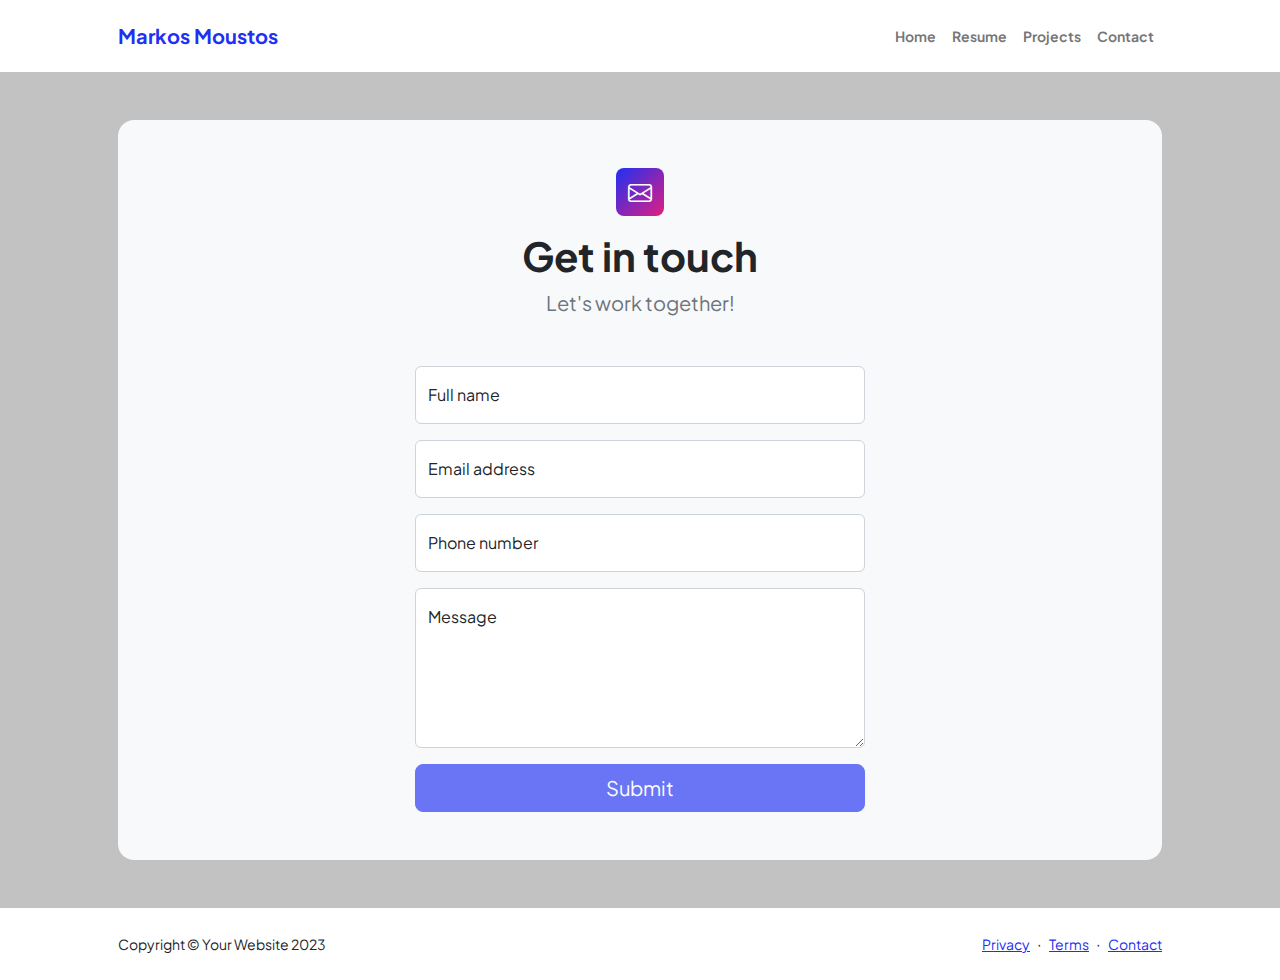
<file: contact.html>
<!DOCTYPE html>
<html lang="en">
    <head>
        <meta charset="utf-8" />
        <meta name="viewport" content="width=device-width, initial-scale=1, shrink-to-fit=no" />
        <meta name="description" content />
        <meta name="author" content />
        <title>Modern Business - Start Bootstrap Template</title>
        <!-- Favicon-->
        <link rel="icon" type="image/x-icon" href="assets/favicon.ico" />
        <!-- Custom Google font-->
        <link rel="preconnect" href="https://fonts.googleapis.com" />
        <link rel="preconnect" href="https://fonts.gstatic.com" crossorigin />
        <link href="https://fonts.googleapis.com/css2?family=Plus+Jakarta+Sans:wght@100;200;300;400;500;600;700;800;900&amp;display=swap" rel="stylesheet" />
        <!-- Bootstrap icons-->
        <link href="https://cdn.jsdelivr.net/npm/bootstrap-icons@1.8.1/font/bootstrap-icons.css" rel="stylesheet" />
        <!-- Core theme CSS (includes Bootstrap)-->
        <link href="css/styles.css" rel="stylesheet" />
    </head>
    <body class="d-flex flex-column">
        <main class="flex-shrink-0">
            <!-- Navigation-->
            <nav class="navbar navbar-expand-lg navbar-light bg-white py-3">
                <div class="container px-5">
                    <a class="navbar-brand" href="index.html"><span class="fw-bolder text-primary">Markos Moustos</span></a>
                    <button class="navbar-toggler" type="button" data-bs-toggle="collapse" data-bs-target="#navbarSupportedContent" aria-controls="navbarSupportedContent" aria-expanded="false" aria-label="Toggle navigation"><span class="navbar-toggler-icon"></span></button>
                    <div class="collapse navbar-collapse" id="navbarSupportedContent">
                        <ul class="navbar-nav ms-auto mb-2 mb-lg-0 small fw-bolder">
                            <li class="nav-item"><a class="nav-link" href="index.html">Home</a></li>
                            <li class="nav-item"><a class="nav-link" href="resume.html">Resume</a></li>
                            <li class="nav-item"><a class="nav-link" href="projects.html">Projects</a></li>
                            <li class="nav-item"><a class="nav-link" href="contact.html">Contact</a></li>
                        </ul>
                    </div>
                </div>
            </nav>
            <!-- Page content-->
            <section class="py-5">
                <div class="container px-5">
                    <!-- Contact form-->
                    <div class="bg-light rounded-4 py-5 px-4 px-md-5">
                        <div class="text-center mb-5">
                            <div class="feature bg-primary bg-gradient-primary-to-secondary text-white rounded-3 mb-3"><i class="bi bi-envelope"></i></div>
                            <h1 class="fw-bolder">Get in touch</h1>
                            <p class="lead fw-normal text-muted mb-0">Let's work together!</p>
                        </div>
                        <div class="row gx-5 justify-content-center">
                            <div class="col-lg-8 col-xl-6">
                                <!-- * * * * * * * * * * * * * * *-->
                                <!-- * * SB Forms Contact Form * *-->
                                <!-- * * * * * * * * * * * * * * *-->
                                <!-- This form is pre-integrated with SB Forms.-->
                                <!-- To make this form functional, sign up at-->
                                <!-- https://startbootstrap.com/solution/contact-forms-->
                                <!-- to get an API token!-->
                                <form id="contactForm" data-sb-form-api-token="API_TOKEN">
                                    <!-- Name input-->
                                    <div class="form-floating mb-3">
                                        <input class="form-control" id="name" type="text" placeholder="Enter your name..." data-sb-validations="required" />
                                        <label for="name">Full name</label>
                                        <div class="invalid-feedback" data-sb-feedback="name:required">A name is required.</div>
                                    </div>
                                    <!-- Email address input-->
                                    <div class="form-floating mb-3">
                                        <input class="form-control" id="email" type="email" placeholder="name@example.com" data-sb-validations="required,email" />
                                        <label for="email">Email address</label>
                                        <div class="invalid-feedback" data-sb-feedback="email:required">An email is required.</div>
                                        <div class="invalid-feedback" data-sb-feedback="email:email">Email is not valid.</div>
                                    </div>
                                    <!-- Phone number input-->
                                    <div class="form-floating mb-3">
                                        <input class="form-control" id="phone" type="tel" placeholder="(123) 456-7890" data-sb-validations="required" />
                                        <label for="phone">Phone number</label>
                                        <div class="invalid-feedback" data-sb-feedback="phone:required">A phone number is required.</div>
                                    </div>
                                    <!-- Message input-->
                                    <div class="form-floating mb-3">
                                        <textarea class="form-control" id="message" type="text" placeholder="Enter your message here..." style="height: 10rem" data-sb-validations="required"></textarea>
                                        <label for="message">Message</label>
                                        <div class="invalid-feedback" data-sb-feedback="message:required">A message is required.</div>
                                    </div>
                                    <!-- Submit success message-->
                                    <!---->
                                    <!-- This is what your users will see when the form-->
                                    <!-- has successfully submitted-->
                                    <div class="d-none" id="submitSuccessMessage">
                                        <div class="text-center mb-3">
                                            <div class="fw-bolder">Form submission successful!</div>
                                            To activate this form, sign up at
                                            <br />
                                            <a href="https://startbootstrap.com/solution/contact-forms">https://startbootstrap.com/solution/contact-forms</a>
                                        </div>
                                    </div>
                                    <!-- Submit error message-->
                                    <!---->
                                    <!-- This is what your users will see when there is-->
                                    <!-- an error submitting the form-->
                                    <div class="d-none" id="submitErrorMessage"><div class="text-center text-danger mb-3">Error sending message!</div></div>
                                    <!-- Submit Button-->
                                    <div class="d-grid"><button class="btn btn-primary btn-lg disabled" id="submitButton" type="submit">Submit</button></div>
                                </form>
                            </div>
                        </div>
                    </div>
                </div>
            </section>
        </main>
        <!-- Footer-->
        <footer class="bg-white py-4 mt-auto">
            <div class="container px-5">
                <div class="row align-items-center justify-content-between flex-column flex-sm-row">
                    <div class="col-auto"><div class="small m-0">Copyright &copy; Your Website 2023</div></div>
                    <div class="col-auto">
                        <a class="small" href="#!">Privacy</a>
                        <span class="mx-1">&middot;</span>
                        <a class="small" href="#!">Terms</a>
                        <span class="mx-1">&middot;</span>
                        <a class="small" href="#!">Contact</a>
                    </div>
                </div>
            </div>
        </footer>
        <!-- Bootstrap core JS-->
        <script src="https://cdn.jsdelivr.net/npm/bootstrap@5.2.3/dist/js/bootstrap.bundle.min.js"></script>
        <!-- Core theme JS-->
        <script src="js/scripts.js"></script>
        <!-- * * * * * * * * * * * * * * * * * * * * * * * * * * * * * * * * * * * * * * * *-->
        <!-- * *                               SB Forms JS                               * *-->
        <!-- * * Activate your form at https://startbootstrap.com/solution/contact-forms * *-->
        <!-- * * * * * * * * * * * * * * * * * * * * * * * * * * * * * * * * * * * * * * * *-->
        <script src="https://cdn.startbootstrap.com/sb-forms-latest.js"></script>
    </body>
</html>
</file>
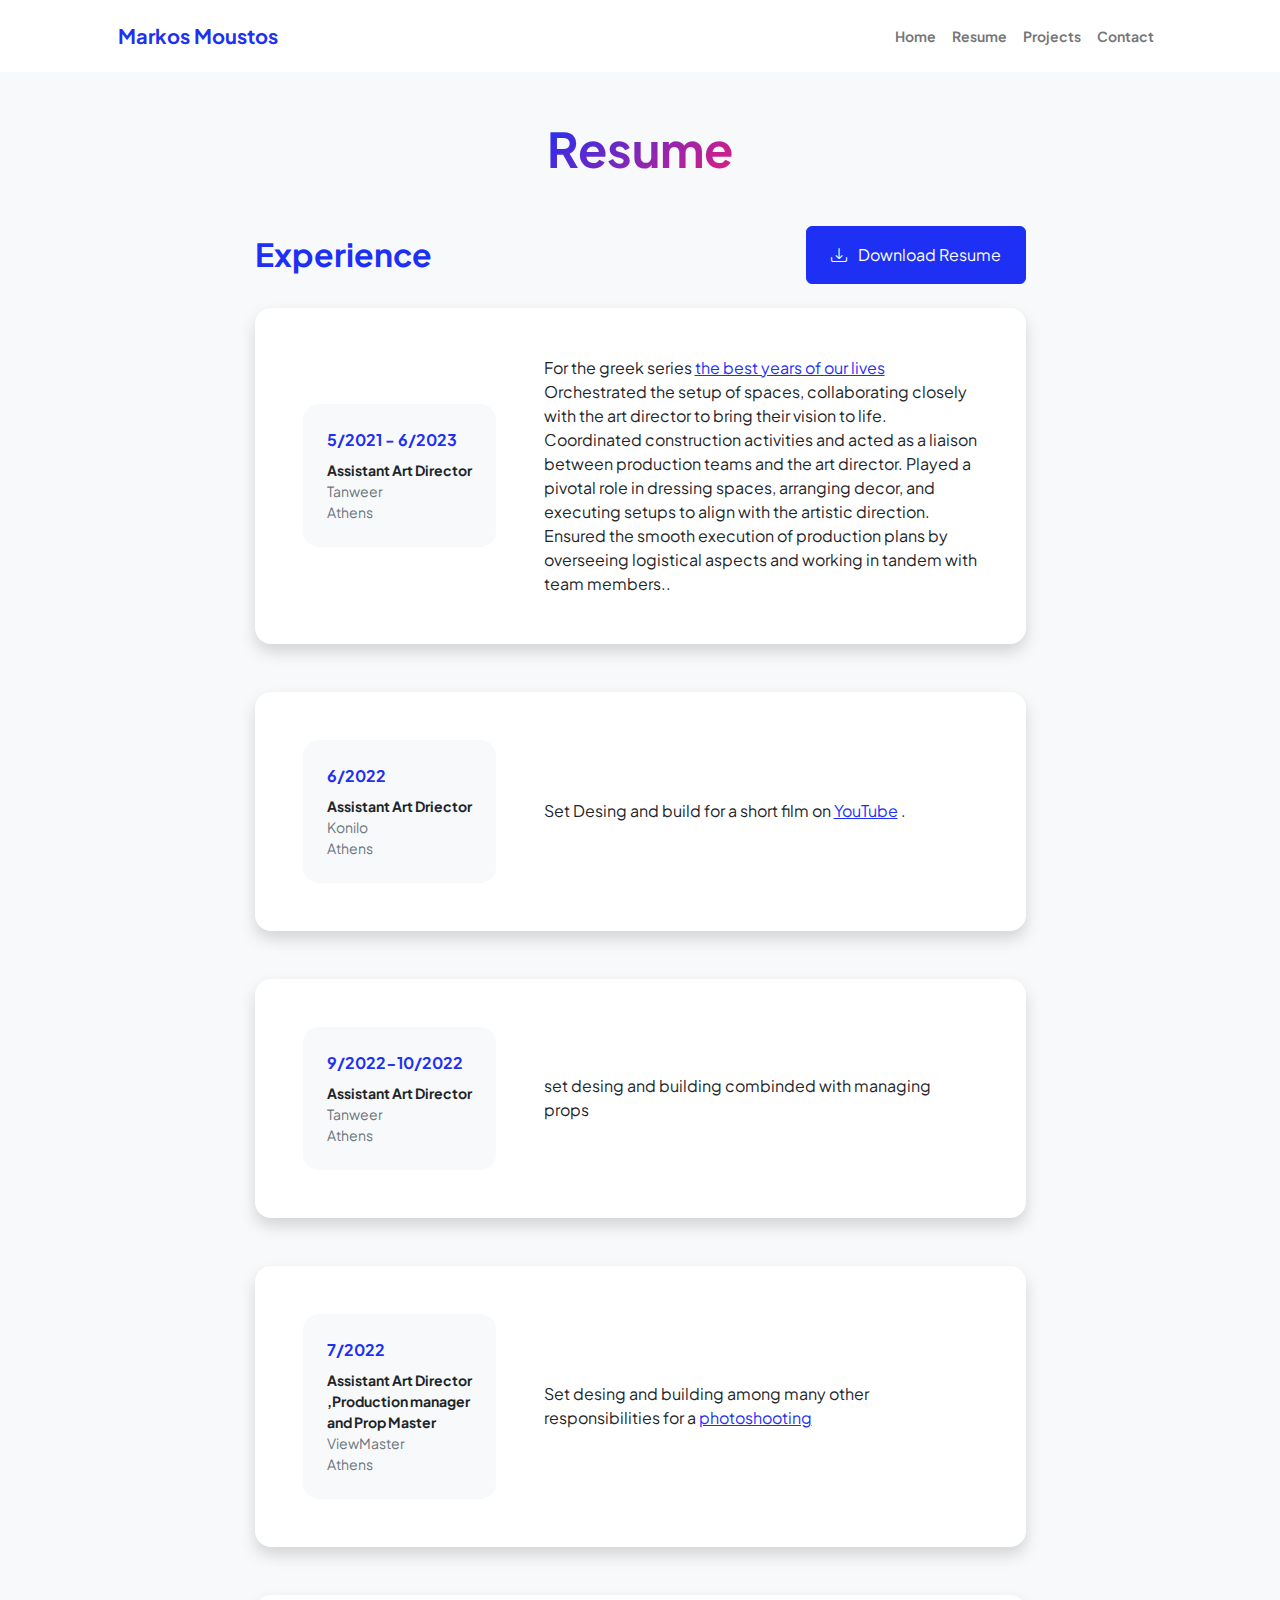
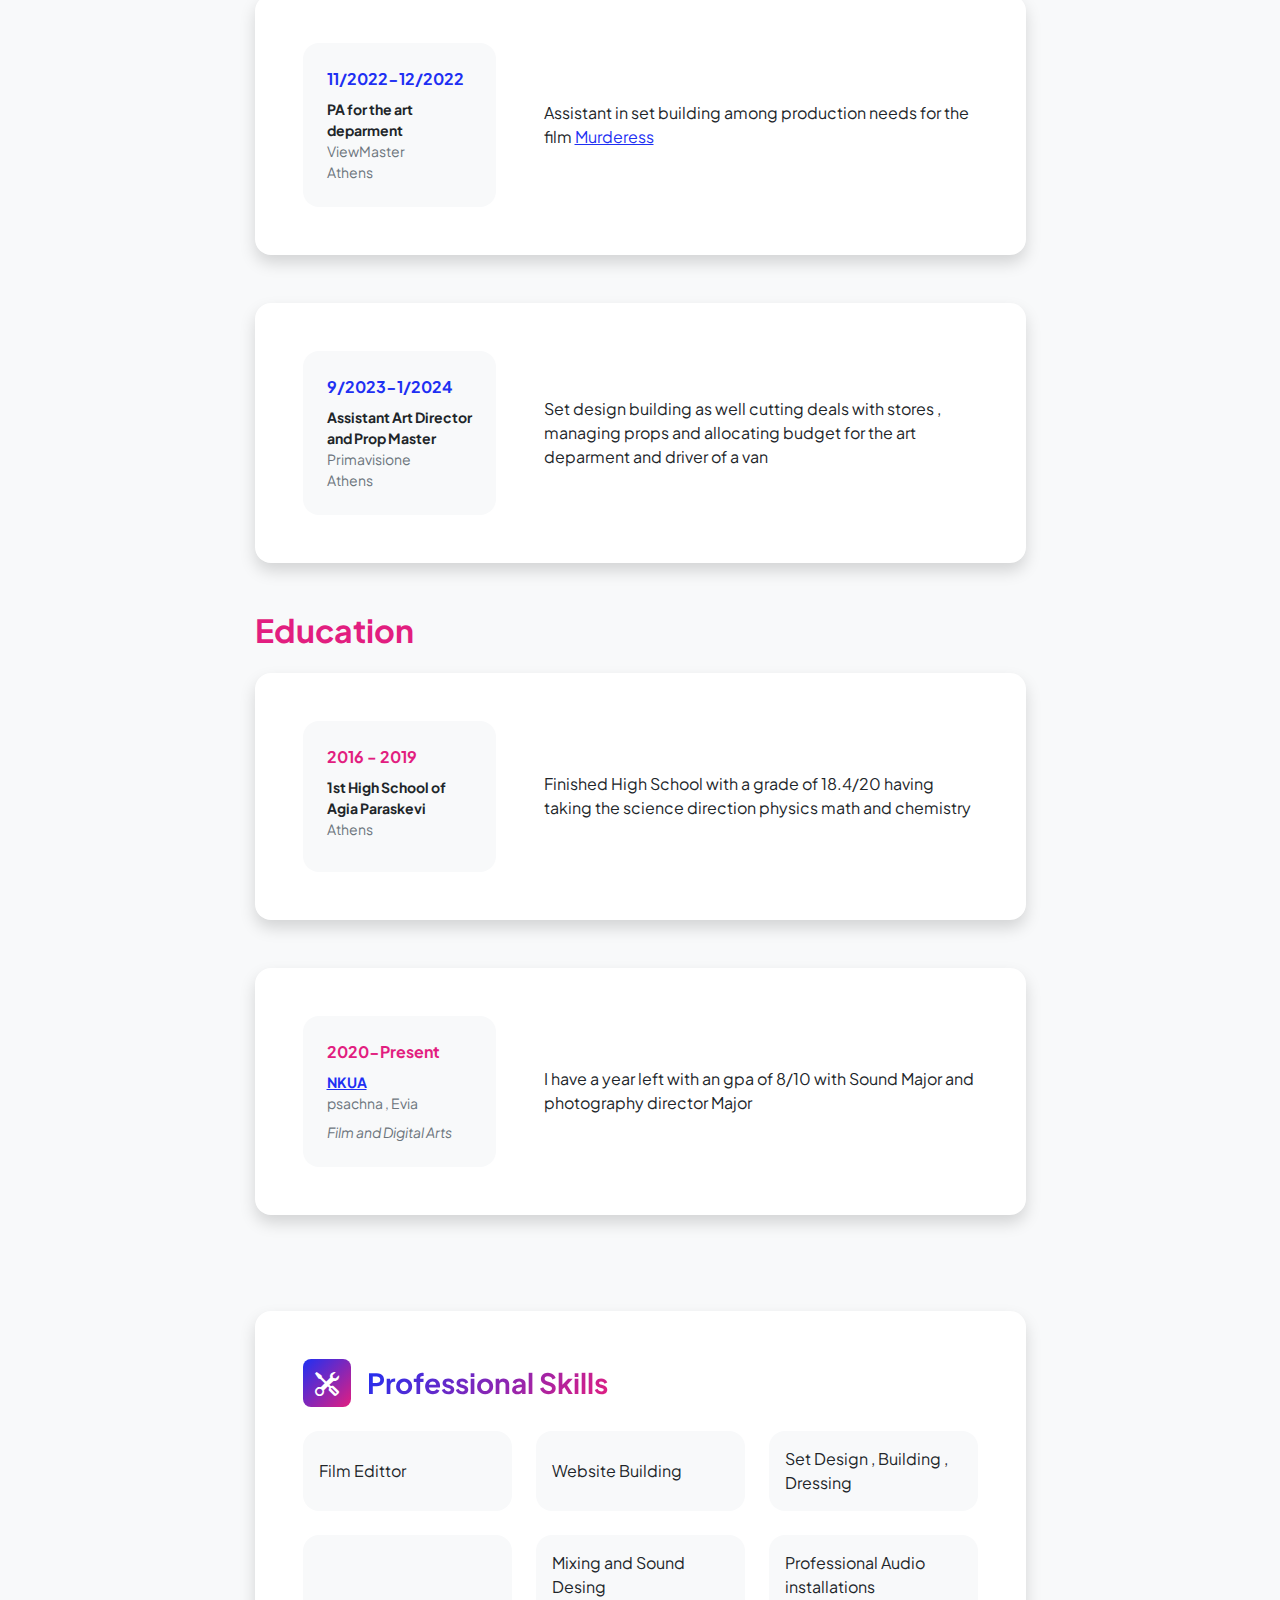
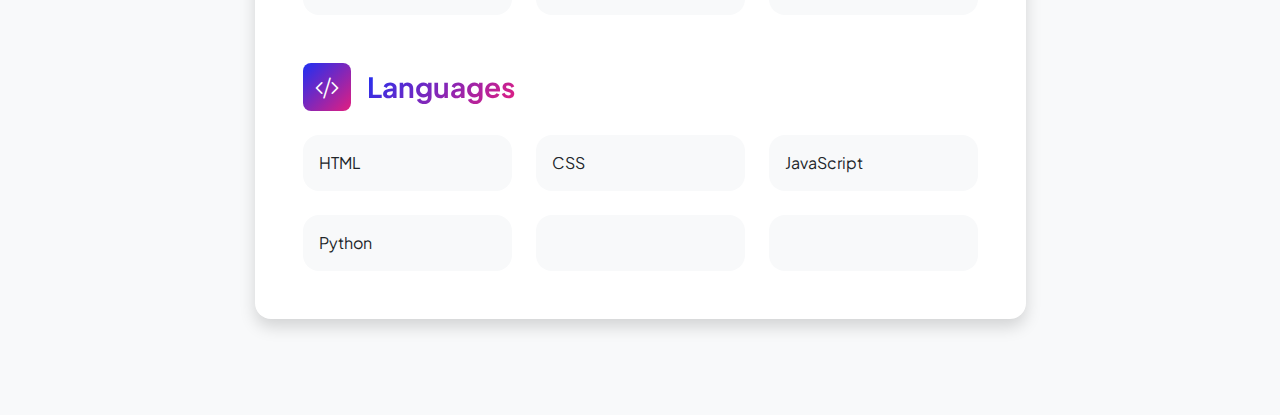
<file: resume.html>
<!DOCTYPE html>
<html lang="en">
    <head>
        <meta charset="utf-8" />
        <meta name="viewport" content="width=device-width, initial-scale=1, shrink-to-fit=no" />
        <meta name="description" content="" />
        <meta name="author" content="" />
        <title>Personal - Start Bootstrap Template</title>
        <!-- Favicon-->
        <link rel="icon" type="image/x-icon" href="assets/favicon.ico" />
        <!-- Custom Google font-->
        <link rel="preconnect" href="https://fonts.googleapis.com" />
        <link rel="preconnect" href="https://fonts.gstatic.com" crossorigin />
        <link href="https://fonts.googleapis.com/css2?family=Plus+Jakarta+Sans:wght@100;200;300;400;500;600;700;800;900&amp;display=swap" rel="stylesheet" />
        <!-- Bootstrap icons-->
        <link href="https://cdn.jsdelivr.net/npm/bootstrap-icons@1.8.1/font/bootstrap-icons.css" rel="stylesheet" />
        <!-- Core theme CSS (includes Bootstrap)-->
        <link href="css/styles.css" rel="stylesheet" />
    </head>
    <body class="d-flex flex-column h-100 bg-light">
        <main class="flex-shrink-0">
            <!-- Navigation-->
            <nav class="navbar navbar-expand-lg navbar-light bg-white py-3">
                <div class="container px-5">
                    <a class="navbar-brand" href="index.html"><span class="fw-bolder text-primary">Markos Moustos </span></a>
                    <button class="navbar-toggler" type="button" data-bs-toggle="collapse" data-bs-target="#navbarSupportedContent" aria-controls="navbarSupportedContent" aria-expanded="false" aria-label="Toggle navigation"><span class="navbar-toggler-icon"></span></button>
                    <div class="collapse navbar-collapse" id="navbarSupportedContent">
                        <ul class="navbar-nav ms-auto mb-2 mb-lg-0 small fw-bolder">
                            <li class="nav-item"><a class="nav-link" href="index.html">Home</a></li>
                            <li class="nav-item"><a class="nav-link" href="resume.html">Resume</a></li>
                            <li class="nav-item"><a class="nav-link" href="projects.html">Projects</a></li>
                            <li class="nav-item"><a class="nav-link" href="contact.html">Contact</a></li>
                        </ul>
                    </div>
                </div>
            </nav>
            <!-- Page Content-->
            <div class="container px-5 my-5">
                <div class="text-center mb-5">
                    <h1 class="display-5 fw-bolder mb-0"><span class="text-gradient d-inline">Resume</span></h1>
                </div>
                <div class="row gx-5 justify-content-center">
                    <div class="col-lg-11 col-xl-9 col-xxl-8">
                        <!-- Experience Section-->
                        <section>
                            <div class="d-flex align-items-center justify-content-between mb-4">
                                <h2 class="text-primary fw-bolder mb-0">Experience</h2>
                                <!-- Download resume button-->
                                <!-- Note: Set the link href target to a PDF file within your project-->
                                <a class="btn btn-primary px-4 py-3" href="">
                                    <div class="d-inline-block bi bi-download me-2"></div>
                                    Download Resume
                                </a>
                            </div>
                            <!-- Experience Card 1-->
                            <div class="card shadow border-0 rounded-4 mb-5">
                                <div class="card-body p-5">
                                    <div class="row align-items-center gx-5">
                                        <div class="col text-center text-lg-start mb-4 mb-lg-0">
                                            <div class="bg-light p-4 rounded-4">
                                                <div class="text-primary fw-bolder mb-2">5/2021 - 6/2023</div>
                                                <div class="small fw-bolder">Assistant Art Director</div>
                                                <div class="small text-muted">Tanweer</div>
                                                <div class="small text-muted">Athens </div>
                                            </div>
                                        </div>
                                        <div class="col-lg-8"><div>

                                            For the greek series <a href="https://www.ertflix.gr/en/series/ser.127653-ta-kalytera-mas-chronia" target="_blank">the best years of our lives</a>
                                            Orchestrated the setup of spaces, collaborating closely with the art director to bring their vision to life.
                                            Coordinated construction activities and acted as a liaison between production teams and the art director.
                                            Played a pivotal role in dressing spaces, arranging decor, and executing setups to align with the artistic direction.
                                            Ensured the smooth execution of production plans by overseeing logistical aspects and working in tandem with team members..</div></div>
                                    </div>
                                </div>
                            </div>
                            <!-- Experience Card 2-->
                            <div class="card shadow border-0 rounded-4 mb-5">
                                <div class="card-body p-5">
                                    <div class="row align-items-center gx-5">
                                        <div class="col text-center text-lg-start mb-4 mb-lg-0">
                                            <div class="bg-light p-4 rounded-4">
                                                <div class="text-primary fw-bolder mb-2">6/2022</div>
                                                <div class="small fw-bolder">Assistant Art Driector</div>
                                                <div class="small text-muted">Konilo </div>
                                                <div class="small text-muted">Athens</div>
                                            </div>
                                        </div>
                                        <div class="col-lg-8"><div>Set Desing and build for a short film on <a href="https://www.youtube.com/watch?v=mV4GoIwd3OE&ab_channel=Konilo" target="_blank">YouTube</a>
                                            .</div></div>
                                    </div>
                                </div>
                            </div>
                            <div class="card shadow border-0 rounded-4 mb-5">
                                <div class="card-body p-5">
                                    <div class="row align-items-center gx-5">
                                        <div class="col text-center text-lg-start mb-4 mb-lg-0">
                                            <div class="bg-light p-4 rounded-4">
                                                <div class="text-primary fw-bolder mb-2">9/2022-10/2022</div>
                                                <div class="small fw-bolder">Assistant Art Director</div>
                                                <div class="small text-muted">Tanweer</div>
                                                <div class="small text-muted">Athens</div>
                                            </div>
                                        </div>
                                        <div class="col-lg-8"><div>set desing and building combinded with managing props </div></div>
                                    </div>
                                </div>
                            </div>
                            <div class="card shadow border-0 rounded-4 mb-5">
                                <div class="card-body p-5">
                                    <div class="row align-items-center gx-5">
                                        <div class="col text-center text-lg-start mb-4 mb-lg-0">
                                            <div class="bg-light p-4 rounded-4">
                                                <div class="text-primary fw-bolder mb-2">7/2022 </div>
                                                <div class="small fw-bolder">Assistant Art Director ,Production manager and Prop Master</div>
                                                <div class="small text-muted">ViewMaster</div>
                                                <div class="small text-muted">Athens </div>
                                            </div>
                                        </div>
                                        <div class="col-lg-8"><div>Set desing and building among many other responsibilities for a <a href="https://www.instagram.com/theflowerofsmyrna/" target="_blank">photoshooting</a>
                                        </div></div>
                                    </div>
                                </div>
                            </div>
                            <div class="card shadow border-0 rounded-4 mb-5">
                                <div class="card-body p-5">
                                    <div class="row align-items-center gx-5">
                                        <div class="col text-center text-lg-start mb-4 mb-lg-0">
                                            <div class="bg-light p-4 rounded-4">
                                                <div class="text-primary fw-bolder mb-2">11/2022-12/2022</div>
                                                <div class="small fw-bolder">PA for the art deparment </div>
                                                <div class="small text-muted">ViewMaster</div>
                                                <div class="small text-muted">Athens </div>
                                            </div>
                                        </div>
                                        <div class="col-lg-8"><div>Assistant in set building among production needs for the film <a href="https://www.imdb.com/title/tt29644530/" target="_blank">Murderess</a>
                                        </div></div>
                                    </div>
                                </div>
                            </div>
                            <div class="card shadow border-0 rounded-4 mb-5">
                                <div class="card-body p-5">
                                    <div class="row align-items-center gx-5">
                                        <div class="col text-center text-lg-start mb-4 mb-lg-0">
                                            <div class="bg-light p-4 rounded-4">
                                                <div class="text-primary fw-bolder mb-2">9/2023-1/2024</div>
                                                <div class="small fw-bolder">Assistant Art Director and Prop Master </div>
                                                <div class="small text-muted">Primavisione</div>
                                                <div class="small text-muted">Athens</div>
                                            </div>
                                        </div>
                                        <div class="col-lg-8"><div>Set design building as well cutting deals with stores , managing props and allocating budget for the art deparment and driver of a van </div></div>
                                    </div>
                                </div>
                            </div>
                        </section>
                        <!-- Education Section-->
                        <section>
                            <h2 class="text-secondary fw-bolder mb-4">Education</h2>
                            <!-- Education Card 1-->
                            <div class="card shadow border-0 rounded-4 mb-5">
                                <div class="card-body p-5">
                                    <div class="row align-items-center gx-5">
                                        <div class="col text-center text-lg-start mb-4 mb-lg-0">
                                            <div class="bg-light p-4 rounded-4">
                                                <div class="text-secondary fw-bolder mb-2">2016 - 2019</div>
                                                <div class="mb-2">
                                                    <div class="small fw-bolder">1st High School of Agia Paraskevi </div>
                                                    <div class="small text-muted">Athens </div>
                                                </div>
                                                <div class="fst-italic">
                                                    <div class="small text-muted"></div>
                                                    <div class="small text-muted"></div>
                                                </div>
                                            </div>
                                        </div>
                                        <div class="col-lg-8"><div>Finished High School with a grade of 18.4/20 having taking the science direction physics math and chemistry </div></div>
                                    </div>
                                </div>
                            </div>
                            <!-- Education Card 2-->
                            <div class="card shadow border-0 rounded-4 mb-5">
                                <div class="card-body p-5">
                                    <div class="row align-items-center gx-5">
                                        <div class="col text-center text-lg-start mb-4 mb-lg-0">
                                            <div class="bg-light p-4 rounded-4">
                                                <div class="text-secondary fw-bolder mb-2">2020-Present</div>
                                                <div class="mb-2">
                                                    <div class="small fw-bolder"><a href="https://en.uoa.gr/announcements_and_events/view_announcement/the_performance_of_nkua_in_global_university_rankings_over_recent_years-1/" target="_blank">NKUA</a>
                                                    </div>
                                                    <div class="small text-muted">psachna , Evia </div>
                                                </div>
                                                <div class="fst-italic">
                                                    <div class="small text-muted"></div>
                                                    <div class="small text-muted">Film and Digital Arts </div>
                                                </div>
                                            </div>
                                        </div>
                                        <div class="col-lg-8"><div>I have a year left with an gpa of 8/10 with Sound  Major and photography director Major  </div></div>
                                    </div>
                                </div>
                            </div>
                        </section>
                        <!-- Divider-->
                        <div class="pb-5"></div>
                        <!-- Skills Section-->
                        <section>
                            <!-- Skillset Card-->
                            <div class="card shadow border-0 rounded-4 mb-5">
                                <div class="card-body p-5">
                                    <!-- Professional skills list-->
                                    <div class="mb-5">
                                        <div class="d-flex align-items-center mb-4">
                                            <div class="feature bg-primary bg-gradient-primary-to-secondary text-white rounded-3 me-3"><i class="bi bi-tools"></i></div>
                                            <h3 class="fw-bolder mb-0"><span class="text-gradient d-inline">Professional Skills</span></h3>
                                        </div>
                                        <div class="row row-cols-1 row-cols-md-3 mb-4">
                                            <div class="col mb-4 mb-md-0"><div class="d-flex align-items-center bg-light rounded-4 p-3 h-100">Film Edittor </div></div>
                                            <div class="col mb-4 mb-md-0"><div class="d-flex align-items-center bg-light rounded-4 p-3 h-100">Website Building </div></div>
                                            <div class="col"><div class="d-flex align-items-center bg-light rounded-4 p-3 h-100">Set Design , Building , Dressing </div></div>
                                        </div>
                                        <div class="row row-cols-1 row-cols-md-3">
                                            <div class="col mb-4 mb-md-0"><div class="d-flex align-items-center bg-light rounded-4 p-3 h-100"></div></div>
                                            <div class="col mb-4 mb-md-0"><div class="d-flex align-items-center bg-light rounded-4 p-3 h-100">Mixing and Sound Desing </div></div>
                                            <div class="col"><div class="d-flex align-items-center bg-light rounded-4 p-3 h-100">Professional Audio installations </div></div>
                                        </div>
                                    </div>
                                    <!-- Languages list-->
                                    <div class="mb-0">
                                        <div class="d-flex align-items-center mb-4">
                                            <div class="feature bg-primary bg-gradient-primary-to-secondary text-white rounded-3 me-3"><i class="bi bi-code-slash"></i></div>
                                            <h3 class="fw-bolder mb-0"><span class="text-gradient d-inline">Languages</span></h3>
                                        </div>
                                        <div class="row row-cols-1 row-cols-md-3 mb-4">
                                            <div class="col mb-4 mb-md-0"><div class="d-flex align-items-center bg-light rounded-4 p-3 h-100">HTML</div></div>
                                            <div class="col mb-4 mb-md-0"><div class="d-flex align-items-center bg-light rounded-4 p-3 h-100">CSS</div></div>
                                            <div class="col"><div class="d-flex align-items-center bg-light rounded-4 p-3 h-100">JavaScript</div></div>
                                        </div>
                                        <div class="row row-cols-1 row-cols-md-3">
                                            <div class="col mb-4 mb-md-0"><div class="d-flex align-items-center bg-light rounded-4 p-3 h-100">Python</div></div>
                                            <div class="col mb-4 mb-md-0"><div class="d-flex align-items-center bg-light rounded-4 p-3 h-100"></div></div>
                                            <div class="col"><div class="d-flex align-items-center bg-light rounded-4 p-3 h-100"></div></div>
                                        </div>
                                    </div>
                                </div>
                            </div>
                        </section>
                    </div>
                </div>
            </div>
        </main>
        <!-- Footer-->
        
        <!-- Bootstrap core JS-->
        <script src="https://cdn.jsdelivr.net/npm/bootstrap@5.2.3/dist/js/bootstrap.bundle.min.js"></script>
        <!-- Core theme JS-->
        <script src="js/scripts.js"></script>
    </body>
</html>
</file>
